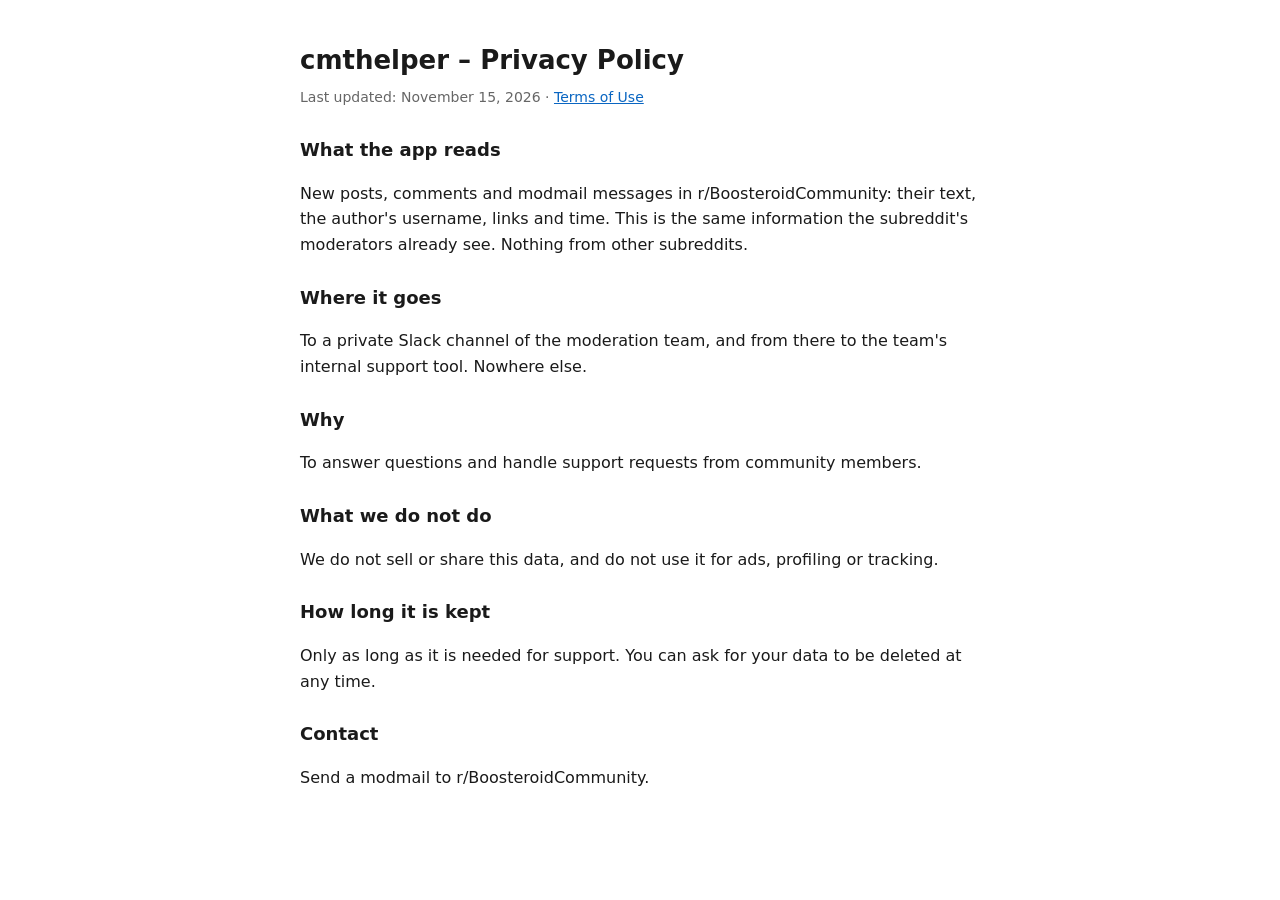
<file: web/cmthelper-privacy.html>
<!doctype html>
<html lang="en">
<head>
<meta charset="utf-8">
<meta name="viewport" content="width=device-width, initial-scale=1">
<title>cmthelper – Privacy Policy</title>
<style>
  :root { color-scheme: light dark; }
  body { margin: 0; padding: 40px 16px; background: #fff; color: #1a1a1a; font: 16px/1.6 system-ui, -apple-system, "Segoe UI", sans-serif; }
  main { max-width: 680px; margin: 0 auto; }
  h1 { font-size: 26px; margin: 0 0 4px; }
  .muted { color: #666; font-size: 14px; margin-bottom: 28px; }
  h2 { font-size: 18px; margin: 26px 0 6px; }
  a { color: #0a66c2; }
  @media (prefers-color-scheme: dark) { body { background: #121212; color: #e6e6e6; } .muted { color: #9a9a9a; } a { color: #6cb0ff; } }
</style>
</head>
<body>
<main>
<h1>cmthelper – Privacy Policy</h1>
<div class="muted">Last updated: November 15, 2026 · <a href="/cmthelper/terms">Terms of Use</a></div>

<h2>What the app reads</h2>
<p>New posts, comments and modmail messages in r/BoosteroidCommunity: their text, the author's username, links and time. This is the same information the subreddit's moderators already see. Nothing from other subreddits.</p>

<h2>Where it goes</h2>
<p>To a private Slack channel of the moderation team, and from there to the team's internal support tool. Nowhere else.</p>

<h2>Why</h2>
<p>To answer questions and handle support requests from community members.</p>

<h2>What we do not do</h2>
<p>We do not sell or share this data, and do not use it for ads, profiling or tracking.</p>

<h2>How long it is kept</h2>
<p>Only as long as it is needed for support. You can ask for your data to be deleted at any time.</p>

<h2>Contact</h2>
<p>Send a modmail to r/BoosteroidCommunity.</p>
</main>
</body>
</html>
</file>
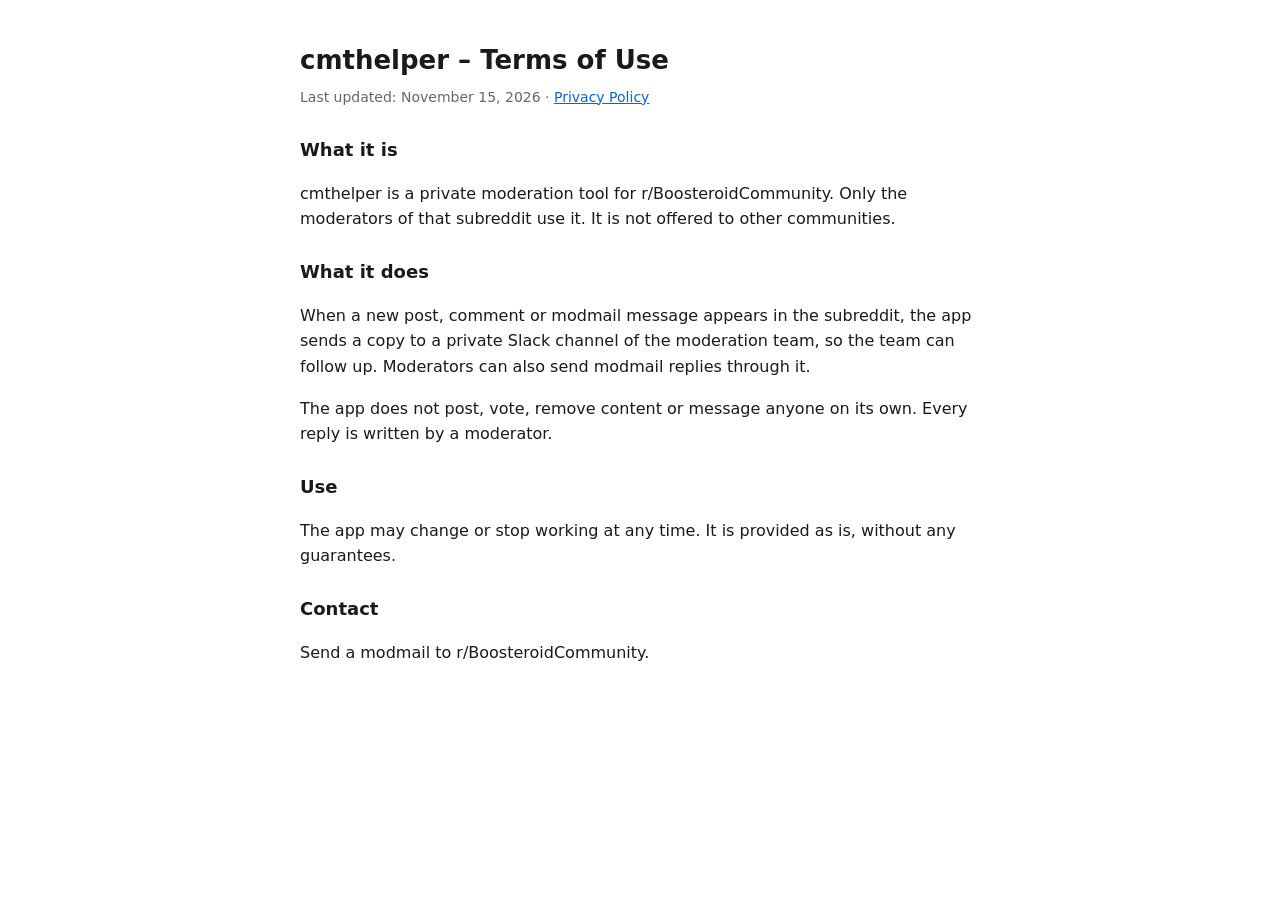
<file: web/cmthelper-terms.html>
<!doctype html>
<html lang="en">
<head>
<meta charset="utf-8">
<meta name="viewport" content="width=device-width, initial-scale=1">
<title>cmthelper – Terms of Use</title>
<style>
  :root { color-scheme: light dark; }
  body { margin: 0; padding: 40px 16px; background: #fff; color: #1a1a1a; font: 16px/1.6 system-ui, -apple-system, "Segoe UI", sans-serif; }
  main { max-width: 680px; margin: 0 auto; }
  h1 { font-size: 26px; margin: 0 0 4px; }
  .muted { color: #666; font-size: 14px; margin-bottom: 28px; }
  h2 { font-size: 18px; margin: 26px 0 6px; }
  a { color: #0a66c2; }
  @media (prefers-color-scheme: dark) { body { background: #121212; color: #e6e6e6; } .muted { color: #9a9a9a; } a { color: #6cb0ff; } }
</style>
</head>
<body>
<main>
<h1>cmthelper – Terms of Use</h1>
<div class="muted">Last updated: November 15, 2026 · <a href="/cmthelper/privacy">Privacy Policy</a></div>

<h2>What it is</h2>
<p>cmthelper is a private moderation tool for r/BoosteroidCommunity. Only the moderators of that subreddit use it. It is not offered to other communities.</p>

<h2>What it does</h2>
<p>When a new post, comment or modmail message appears in the subreddit, the app sends a copy to a private Slack channel of the moderation team, so the team can follow up. Moderators can also send modmail replies through it.</p>
<p>The app does not post, vote, remove content or message anyone on its own. Every reply is written by a moderator.</p>

<h2>Use</h2>
<p>The app may change or stop working at any time. It is provided as is, without any guarantees.</p>

<h2>Contact</h2>
<p>Send a modmail to r/BoosteroidCommunity.</p>
</main>
</body>
</html>
</file>
